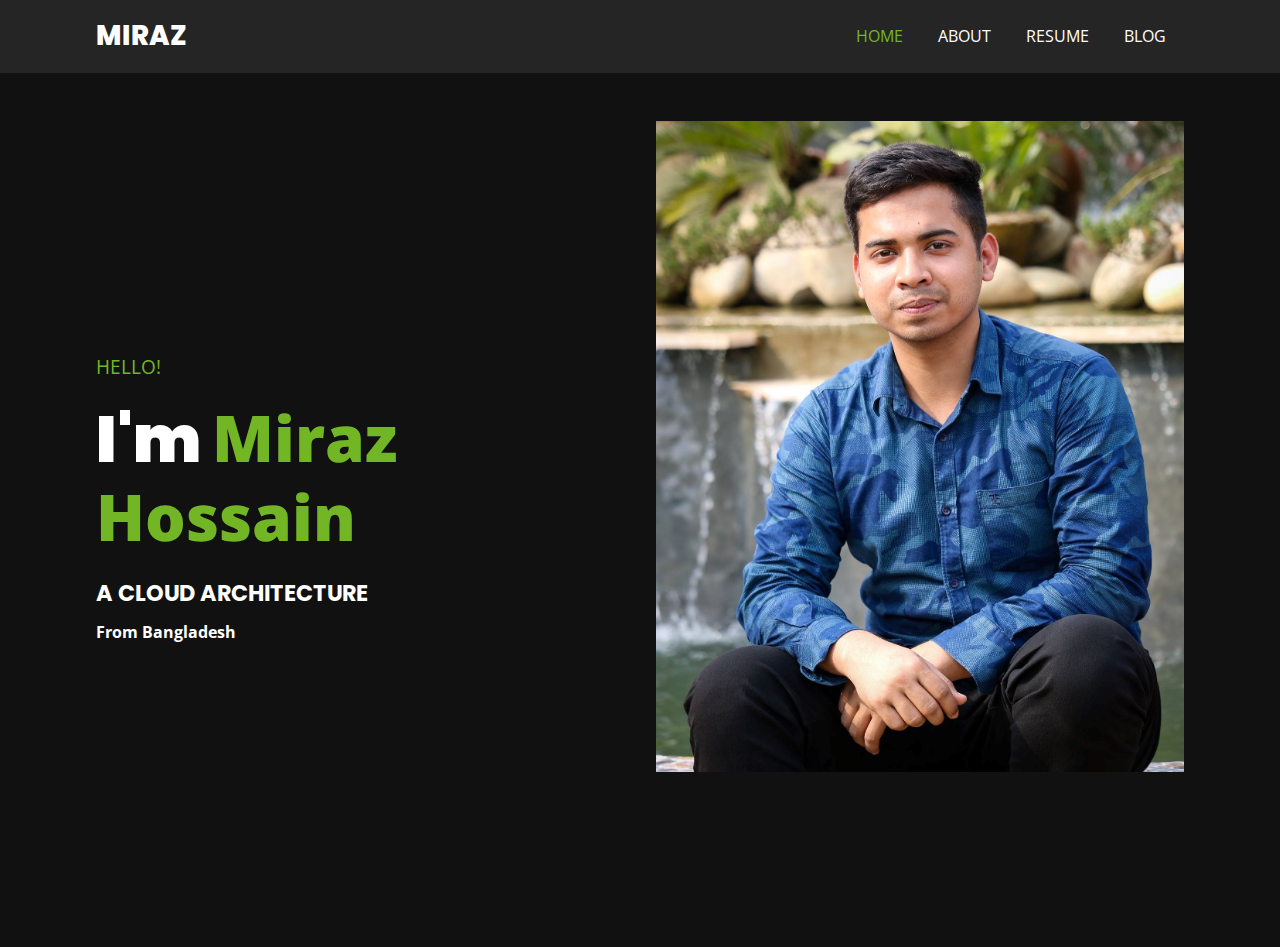
<file: index.html>
<!DOCTYPE html>
<html>
  <head>
    <meta charset="utf-8">
    <meta http-equiv="X-UA-Compatible" content="IE=edge">
    <title>Home</title>
    <meta name="description" content="">
    <meta name="viewport" content="width=device-width, initial-scale=1">
    <link rel="stylesheet" href="css/utility.css">
    <link rel = "stylesheet" href = "css/style.css">
    <link rel="stylesheet" href="https://cdnjs.cloudflare.com/ajax/libs/font-awesome/5.15.1/css/all.min.css" integrity="sha512-+4zCK9k+qNFUR5X+cKL9EIR+ZOhtIloNl9GIKS57V1MyNsYpYcUrUeQc9vNfzsWfV28IaLL3i96P9sdNyeRssA==" crossorigin="anonymous" />
    <link href="https://fonts.googleapis.com/css2?family=Open+Sans:wght@300;400;600;700;800&family=Poppins:wght@200;300;400;500;600;700;800;900&display=swap" rel="stylesheet">
  </head>
  <body>
    
    <nav class = "navbar">
      <div class = "container">
        <div class = "brand-and-toggler">
          <a href = "index.html" class = "navbar-brand">miraz</a>
          <button type = "button" class = "navbar-toggler" id = "navbar-toggler">
            <span>
              <i class = "fas fa-bars"></i>
            </span>
          </button>
        </div>

        <div class = "navbar-collapse">
          <ul class = "navbar-nav">
            <li class = "nav-item nav-active">
              <a href = "index.html" class = "nav-link">home</a>
            </li>
            <li class = "nav-item">
              <a href = "about.html" class = "nav-link">about</a>
            </li>
            <li class = "nav-item">
              <a href = "resume.html" class = "nav-link">resume</a>
            </li>
            <li class = "nav-item">
              <a href = "blog.html" class = "nav-link">blog</a>
            </li>
          </ul>
        </div>
      </div>
    </nav>

    <section class = "home container">
      <div class = "row">
        <div class = "row-left">
          <h3>hello!</h3>
          <h1>i'm <span>Miraz Hossain</span></h1>
          <h2>a cloud architecture</h2>
          <h4>From Bangladesh</h4>
        </div>

        <div class = "row-right">
          <div class = "img-border">
            <div class = "img-container">
              <img src = "assets/my-photo.jpg" alt = "my photo">
            </div>
          </div>
        </div>
      </div>
    </section>

    <script src="js/script.js"></script>
  </body>
</html>
</file>
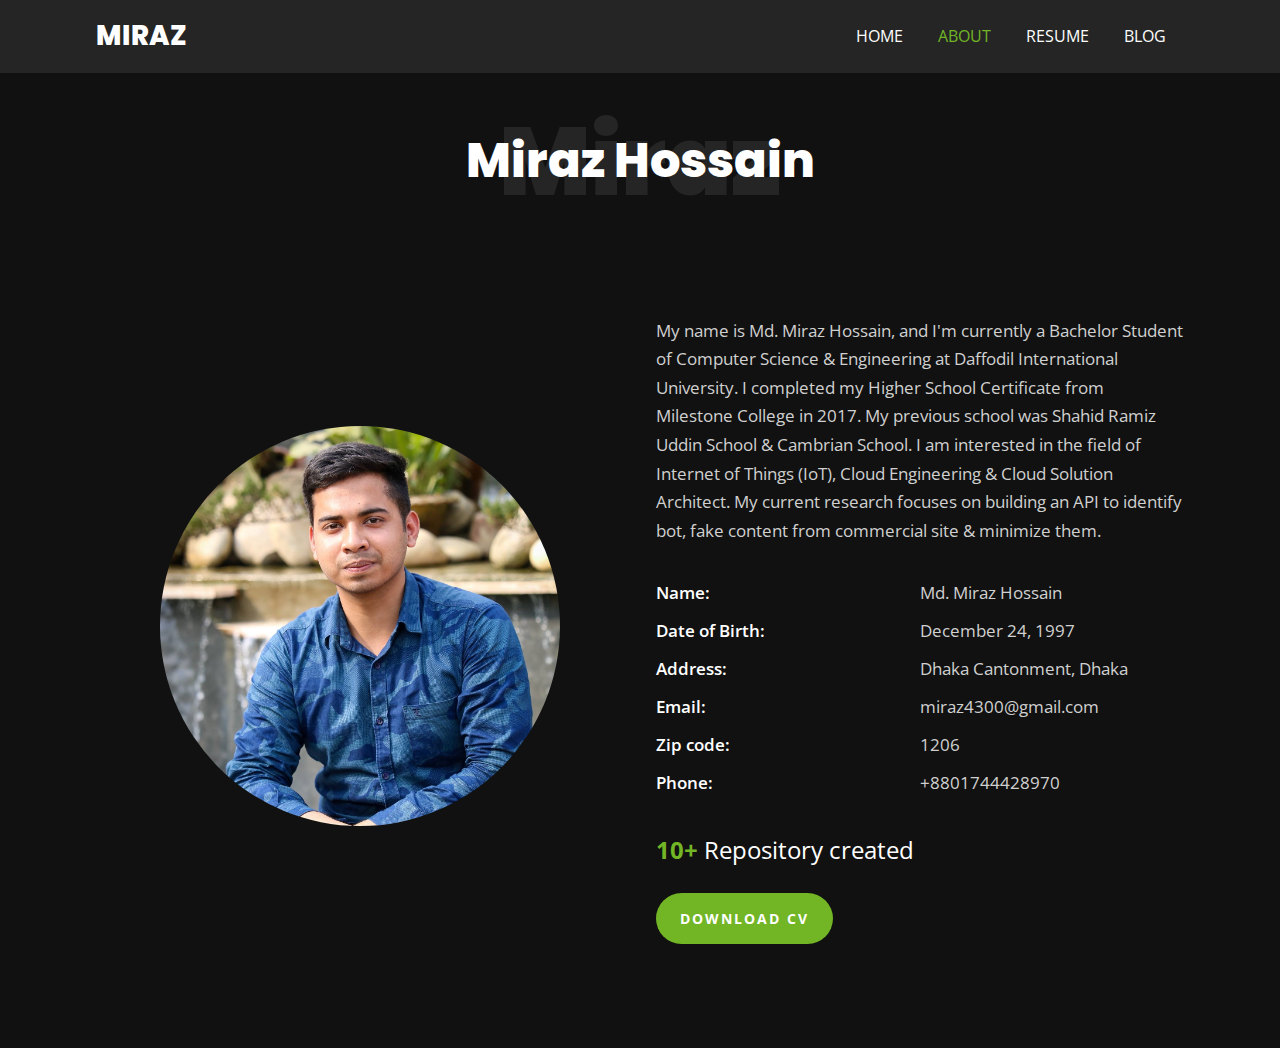
<file: about.html>
<!DOCTYPE html>
<html>
  <head>
    <meta charset="utf-8">
    <meta http-equiv="X-UA-Compatible" content="IE=edge">
    <title>About</title>
    <meta name="description" content="">
    <meta name="viewport" content="width=device-width, initial-scale=1">
    <link rel="stylesheet" href="css/utility.css">
    <link rel = "stylesheet" href = "css/style.css">
    <link rel="stylesheet" href="https://cdnjs.cloudflare.com/ajax/libs/font-awesome/5.15.1/css/all.min.css" integrity="sha512-+4zCK9k+qNFUR5X+cKL9EIR+ZOhtIloNl9GIKS57V1MyNsYpYcUrUeQc9vNfzsWfV28IaLL3i96P9sdNyeRssA==" crossorigin="anonymous" />
    <link href="https://fonts.googleapis.com/css2?family=Open+Sans:wght@300;400;600;700;800&family=Poppins:wght@200;300;400;500;600;700;800;900&display=swap" rel="stylesheet">
  </head>
  <body>
    
    <nav class = "navbar">
      <div class = "container">
        <div class = "brand-and-toggler">
          <a href = "index.html" class = "navbar-brand">miraz</a>
          <button type = "button" class = "navbar-toggler" id = "navbar-toggler">
            <span>
              <i class = "fas fa-bars"></i>
            </span>
          </button>
        </div>

        <div class = "navbar-collapse">
          <ul class = "navbar-nav">
            <li class = "nav-item">
              <a href = "index.html" class = "nav-link">home</a>
            </li>
            <li class = "nav-item nav-active">
              <a href = "about.html" class = "nav-link">about</a>
            </li>
            <li class = "nav-item">
              <a href = "resume.html" class = "nav-link">resume</a>
            </li>
            <li class = "nav-item">
              <a href = "blog.html" class = "nav-link">blog</a>
            </li>
          </ul>
        </div>
      </div>
    </nav>

    <section class = "about container">
      <div class = "title">
        <h2>miraz</h2>
        <div>
          <h2>miraz hossain</h2>
        </div>
      </div>

      <div class = "row">
        <div class = "row-left">
          <img src = "assets/my-photo.jpg" alt = "about photo">
        </div>

        <div class = "row-right">
          <p class = "text">My name is Md. Miraz Hossain, and I'm currently a Bachelor Student of Computer Science & Engineering at Daffodil International University.
            I completed my Higher School Certificate from Milestone College in 2017. 
            My previous school was Shahid Ramiz Uddin School & Cambrian School. 
            I am interested in the field of Internet of Things (IoT), Cloud Engineering & Cloud Solution Architect. 
            My current research focuses on building an API to identify bot, fake content from commercial site & minimize them.</p>
          <div class = "about-content">
            <ul>
              <li class = "text">
                <span>Name: </span>
                <span>Md. Miraz Hossain</span>
              </li>
              <li class = "text">
                <span>Date of Birth: </span>
                <span>December 24, 1997</span>
              </li>
              <li class = "text">
                <span>Address: </span>
                <span>Dhaka Cantonment, Dhaka</span>
              </li>
              <li class = "text">
                <span>Email: </span>
                <span>miraz4300@gmail.com</span>
              </li>
              <li class = "text">
                <span>Zip code: </span>
                <span>1206</span>
              </li>
              <li class = "text">
                <span>Phone: </span>
                <span>+8801744428970</span>
              </li>
            </ul>
          </div>

          <h3>10+ <span>Repository created</span></h3>
          <button type = "button" class = "btn"><a href="https://mirazdsl.blob.core.windows.net/personal/resume-27April2021.pdf">download cv</a></button>
        </div>
      </div>
    </section>

    <script src="js/script.js"></script>
  </body>
</html>
</file>
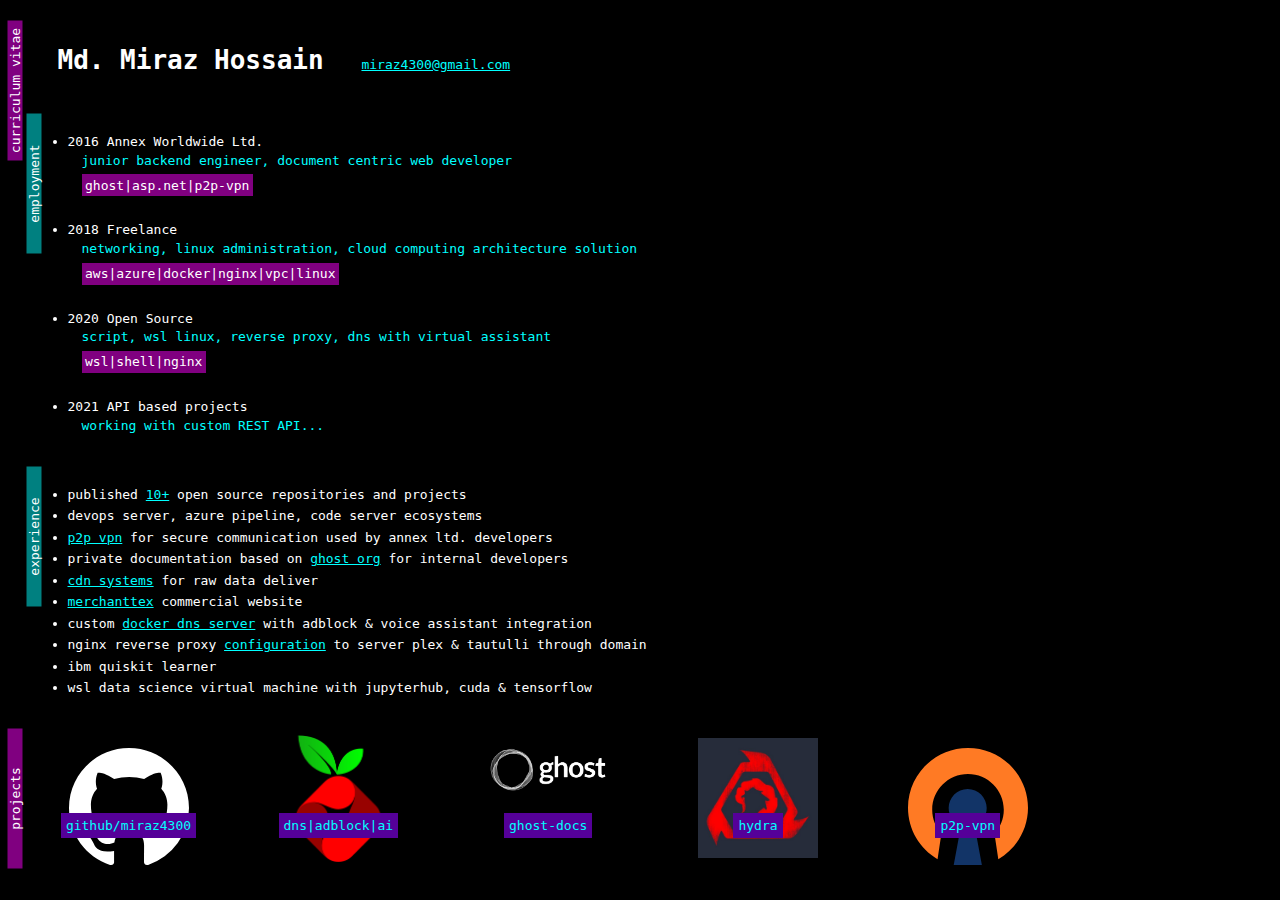
<file: resume.html>
<!DOCTYPE html>
<html>
  <head>
    <meta http-equiv="Content-Type" content="text/html; charset=UTF-8">
    <title>Curriculum Vitae</title>
    <link rel="stylesheet" type="text/css" href="./css/cv.css">
</head>

<body>
<a name="Curriculum vitae"></a>
<div class="section">
<div class="label"><a href="Curriculum-vitae.html">curriculum vitae</a></div>
<div class="content">
<div class="header">
<h1 style="display:inline-block">Md. Miraz Hossain</h1>
<a href="mailto:miraz4300@gmail.com">miraz4300@gmail.com</a>
</div>

<div class="label sublabel"><a href="Curriculum-vitae.html#cv-employment">employment</a></div>
<ul class="cv employment">
  <li>
    <div>2016 Annex Worldwide Ltd.</div>
    <div class="desc">
      junior backend engineer, document centric web developer
    </div>
    <div class="tech">ghost|asp.net|p2p-vpn</div>
  </li>
  <li>
    <div>2018 Freelance</div>
    <div class="desc">
      networking,
      linux administration,
      cloud computing architecture solution
    </div>
    <div class="tech">aws|azure|docker|nginx|vpc|linux</div>
  </li>
  <li>
    <div>2020 Open Source</div>
    <div class="desc">
      script,
      wsl linux,
      reverse proxy,
      dns with virtual assistant
    </div>
    <div class="tech">wsl|shell|nginx</div>
  </li>
  <li>
    <div>2021 API based projects</div>
    <div class="desc">
      working with custom REST API...
    </div>
  </li>
</ul>

<div class="label sublabel"><a href="Curriculum-vitae.html#cv-experience">experience</a></div>
<ul class="cv projects">
  <li>published <a href="https://github.com/miraz4300">10+</a>
    open source repositories and projects</li>
  <li>devops server, azure pipeline, code server ecosystems</li>
  <li>
    <a href="https://p2pvpn.deepspacelab.dev/">p2p vpn</a>
    for secure communication used by annex ltd. developers
  </li>
  <li>
    private documentation based on
    <a href="https://docs.deepspacelab.dev/">ghost org</a> for internal developers 
  </li>
  <li>
    <a href="https://blob.deepspacelab.dev/">cdn systems</a>
    for raw data deliver
  </li>
  <li>
    <a href="https://www.merchanttex.com/">merchanttex</a>
    commercial website 
  </li>
  <li>
    custom <a href="https://dns.deepspacelab.dev/">docker dns server</a> with adblock & voice assistant integration
  </li>
  <li>
    nginx reverse proxy <a href="https://github.com/Miraz4300/plex-nginx">configuration</a> to server plex & tautulli through domain
  </li>
  <li>
    ibm quiskit learner
  </li>
  <li>
    wsl data science virtual machine with jupyterhub, cuda & tensorflow
  </li>
</ul>
</div>
</div>

<a name="projects"></a>
<div class="section">
<div class="label"><a href="Curriculum-vitae.html#projects">projects</a></div>
<div class="content">
  <div class="project">
    <div class="img">
      <a href="https://github.com/miraz4300?tab=repositories"><img style="margin-top:10px;" src="./assets/github.svg"></a>
    </div>
    <div class="link">
      <a href="https://github.com/miraz4300?tab=repositories">github/miraz4300</a>
    </div>
  </div>
  <div class="project">
    <div class="img">
      <a href="https://dns.deepspacelab.dev/"><img style="margin-top:-3px;" src="./assets/pi-hole.png"></a>
    </div>
    <div class="link">
      <a href="https://dns.deepspacelab.dev/"> dns|adblock|ai</a>
    </div>
  </div>
<div class="project">  
  <div class="img">
    <a href="https://docs.deepspacelab.dev/"><img style="margin-top:10px;" src="./assets/ghost.png" width="200px"></a>
  </div>
  <div class="link">
    <a href="https://docs.deepspacelab.dev/">ghost-docs</a>
  </div>
</div>
<div class="project">
  <div class="img">
    <a href="https://sites.google.com/view/hydrams/"><img src="./assets/hydra.jpg"></a>
  </div>
  <div class="link">
    <a href="https://sites.google.com/view/hydrams/">hydra</a>
  </div>
</div>
<div class="project">
  <div class="img">
    <a href="https://p2pvpn.deepspacelab.dev/"><img style="margin-top:10px;" src="./assets/p2p-vpn.svg"></a>
  </div>
  <div class="link">
    <a href="https://p2pvpn.deepspacelab.dev/">p2p-vpn</a>
  </div>
</div>
</div>
</div>
</body>
</html>
</file>
<file: css/utility.css>
/* setup and common stylings */
:root{
    --poppins: 'Poppins', sans-serif;
    --sans: 'Open Sans', sans-serif;
    --green: #72b626;
    --black: #111;
    --nero: #252525;
    --transition: all 0.4s ease;
}
*{
    box-sizing: border-box;
    padding: 0;
    margin: 0;
    font-family: var(--sans);
}
body{
    color: #fff;
    line-height: 1.5;
    background: var(--black);
    overflow-x: hidden;
}
a{
    color: #fff;
    text-decoration: none;
}
img{
    width: 100%;
    display: block;
}
ul li{
    list-style-type: none;
}
h1, h2, h3, p{
    padding: 0.6rem 0;
}

/* button */
.btn{
    border: none;
    margin: 1rem 0;
    border-radius: 35px;
    background: var(--green);
    font-size: 0.9rem;
    text-transform: uppercase;
    padding: 1rem 1.5rem;
    font-weight: 700;
    letter-spacing: 2px;
    display: inline-block;
    cursor: pointer;
    transition: var(--transition);
}
.btn:hover{
    opacity: 0.7;
}

.text{
    font-size: 1.05rem;
    color: #d0d0d0;
    line-height: 1.7;
}

/* title */
.title{
    position: relative;
}
.title > h2{
    font-size: 3rem;
    font-family: var(--poppins);
    text-align: center;
    text-transform: capitalize;
    font-weight: 900;
    color: var(--nero);
}
.title div{
    position: absolute;
    top: 50%;
    left: 50%;
    text-align: center;
    width: 100%;
    transform: translate(-50%, -50%);
}
.title div h2{
    text-transform: capitalize;
    font-size: 2rem;
    font-family: var(--poppins);
    font-weight: 800;
}
.container{
    width: 90vw;
    margin: 0 auto;
}

@media screen and (min-width: 500px){
    .title > h2{
        font-size: 6rem;
    }
    .title div h2{
        font-size: 3rem;
    }
}

@media screen and (min-width: 992px){
    .container{
        width: 88vw;
    }
}
@media screen and (min-width: 1200px){
    .container{
        width: 85vw;
    }
}
</file>
<file: css/style.css>
/* #### navbar #### */
.navbar{
    position: fixed;
    z-index: 999;
    top: 0;
    left: 0;
    background: var(--nero);
    width: 100%;
}
.brand-and-toggler{
    display: flex;
    justify-content: space-between;
    padding: 1rem 0;
}
.navbar-brand{
    text-transform: uppercase;
    font-family: var(--poppins);
    font-size: 1.7rem;
    font-weight: 800;
}
.navbar-toggler{
    border: none;
    font-size: 1.7rem;
    background: none;
    color: #fff;
    cursor: pointer;
    outline: none;
    transition: var(--transition);
}
.navbar-toggler:hover{
    opacity: 0.8;
}
.navbar-collapse{
    height: 0;
    overflow: hidden;
    transition: var(--transition);
}
.nav-item{
    text-align: center;
    padding: 0.6rem;
    position: relative;
}
.nav-item::after{
    content: "";
    position: absolute;
    bottom: 4px;
    left: 50%;
    transform: translateX(-50%);
    border-radius: 5px;
    width: 0;
    height: 2px;
    background: var(--green);
    transition: var(--transition);
}
.nav-item:hover::after{
    width: 100px;
}
.nav-link{
    text-transform: uppercase;
    font-size: 1.2rem;
    transition: var(--transition);
}
.nav-link:hover{
    color: var(--green);
}
.nav-active .nav-link{
    color: var(--green);
}

/*** show nav class ***/

/* #### HOME PAGE #### */
.home{
    padding: 5rem 0 2.5rem 0;
}
.home .row > div{
    height: 60vh;
    display: flex;
    flex-direction: column;
    justify-content: center;
    align-items: center;
    border: 2px solid var(--nero);
    border-radius: 10px;
    margin: 2rem 0;
}
.home .row-left{
    text-align: center;
}
.home .row-left h3{
    color: var(--green);
    font-weight: 400;
    text-transform: uppercase;
}
.home .row-left h1{
    font-size: 2rem;
    font-family: var(--poppins);
    text-transform: capitalize;
    line-height: 1.2;
    font-weight: 900;
}
.home .row-left h1 span{
    color: var(--green);
}
.home .row-left h2{
    text-transform: uppercase;
    font-family: var(--poppins);
    font-size: 1rem;
}
.home .img-container{
    position: relative;
    width: 240px;
    height: 240px;
    border-radius: 50%;
    overflow: hidden;
}
.home .img-border{
    background: var(--nero);
    width: 245px;
    height: 245px;
    border-radius: 50%;
    display: flex;
    justify-content: center;
    align-items: center;
}

/* #### ABOUT PAGE #### */
.about{
    padding: 5rem 0 2.5rem 0;
}
.about .row-right{
    padding: 3rem 0;
}
.about .row-right p{
    margin: 1rem 0;
}
.about-content{
    margin: 1.5rem 0;
}
.about-content li{
    display: flex;
    margin: 0.6rem 0;
}
.about-content li span{
    flex: 1;
}
.about-content li span:first-child{
    color: #fff;
    font-weight: 600;
}
.about .row-right h3{
    color: var(--green);
    font-size: 1.5rem;
}
.about .row-right h3 span{
    color: #fff;
    font-weight: 400;
}

/* #### Media Queries #### */
@media screen and (min-width: 500px){
    /* home page */
    .home .row-left h1{
        font-size: 4rem;
    }
    .home .row-left h2{
        font-size: 1.4rem;
    }
    .home .img-container{
        width: 320px;
        height: 320px;
    }
    .home .img-border{
        width: 325px;
        height: 325px;
    }
}

@media screen and (min-width: 768px){
    /* about page */
    .about .row-left{
        width: 400px;
        height: 400px;
        margin: 1rem auto;
        overflow: hidden;
        border-radius: 50%;
        position: relative;
    }
 
@media screen and (min-width: 992px){
    /* navbar section */
    .navbar-toggler{
        display: none;
    }
    .navbar .container{
        display: flex;
        flex-wrap: wrap;
        justify-content: space-between;
        align-items: center;
    }
    .navbar-nav{
        display: flex;
        justify-content: flex-end;
    }
    .navbar-collapse{
        height: 100%;
        flex: 1 0 auto;
    }
    .brand-and-toggler{
        flex: 0 0 100px;
    }
    .nav-item{
        margin: 0 0.5rem;
    }
    .nav-link{
        font-size: 1rem;
    }

    /* home page */
    .home .row{
        display: grid;
        grid-template-columns: repeat(2, 1fr);
        grid-gap: 2rem;
    }
    .home .row > div{
        height: calc(100vh - 73px);
        border: none;
        margin: 0;
        align-items: flex-start;
    }
    .home .row-left{
        text-align: left;
    }
    .home .img-container{
        width: 100%;
        height: 100%;
        border-radius: unset;
    }
    .home .img-border{
        height: 90%;
        width: 100%;
        transition: var(--transition);
        border-radius: unset;
        background: transparent;
    }
    .home .img-border:hover{
        transform: translateY(-14px);
    }

    /* about page */
    .about .row{
        display: grid;
        grid-template-columns: repeat(2, 1fr);
        align-items: center;
        grid-gap: 2rem;
    }
}
</file>
<file: css/cv.css>
body {
    font-family: monospace;
    background-color: black;
    color: white;
  }
  h1 {
    margin-left: 2ex;
  }
  a:link {
    color: cyan;
  }
  a:visited {
    color: magenta;
  }
  .header h1 {
    margin-right: 2ex;
  }
  .section {
    display: relative;
    min-height: 20ex;
    margin-bottom: 2em;
  }
  .section .label {
    transform: rotate(-90deg) translate(-10ex,-10ex);
    width: 20ex;
    margin-left: 0.5em;
    margin-top: 1em;
    background-color: purple;
    text-align: center;
  }
  .section .label a:link, .section .label a:visited {
    color: white;
    text-decoration: none;
  }
  .section .sublabel {
    background-color: teal;
    color: purple;
  }
  .section .content {
    margin-left: 1.5em;
  }
  .section .content .project {
    display: inline-block;
    width: 200px;
    text-align: center;
    vertical-align: top;
    margin-bottom: 1em;
    margin-top: -9px;
    border: 1px solid transparent;
    padding-top: 10px;
    padding-bottom: 10px;
  }
  .section .content .project .img {
    height: 80px;
  }
  .section .content .project .img img {
    width: 120px;
  }
  .section .content .project .link a:link, .section .content .project .link a:visited {
    background-color: #509;
    padding: 5px;
    text-decoration: none;
  }
  .section .cv {
    min-height: 20ex;
  }
  .section .cv li {
    margin-bottom: 0.5em;
  }
  .section .cv.employment li {
    margin-bottom: 2em;
  }
  .section .cv .desc {
    margin-left: 2ex;
    margin-top: 0.3em;
    color: cyan;
  }
  .section .cv .tech {
    display: inline-block;
    margin-left: 2ex;
    background-color: purple;
    color: white;
    padding: 0.5ex;
    margin-top: 0.5em;
  }
</file>
